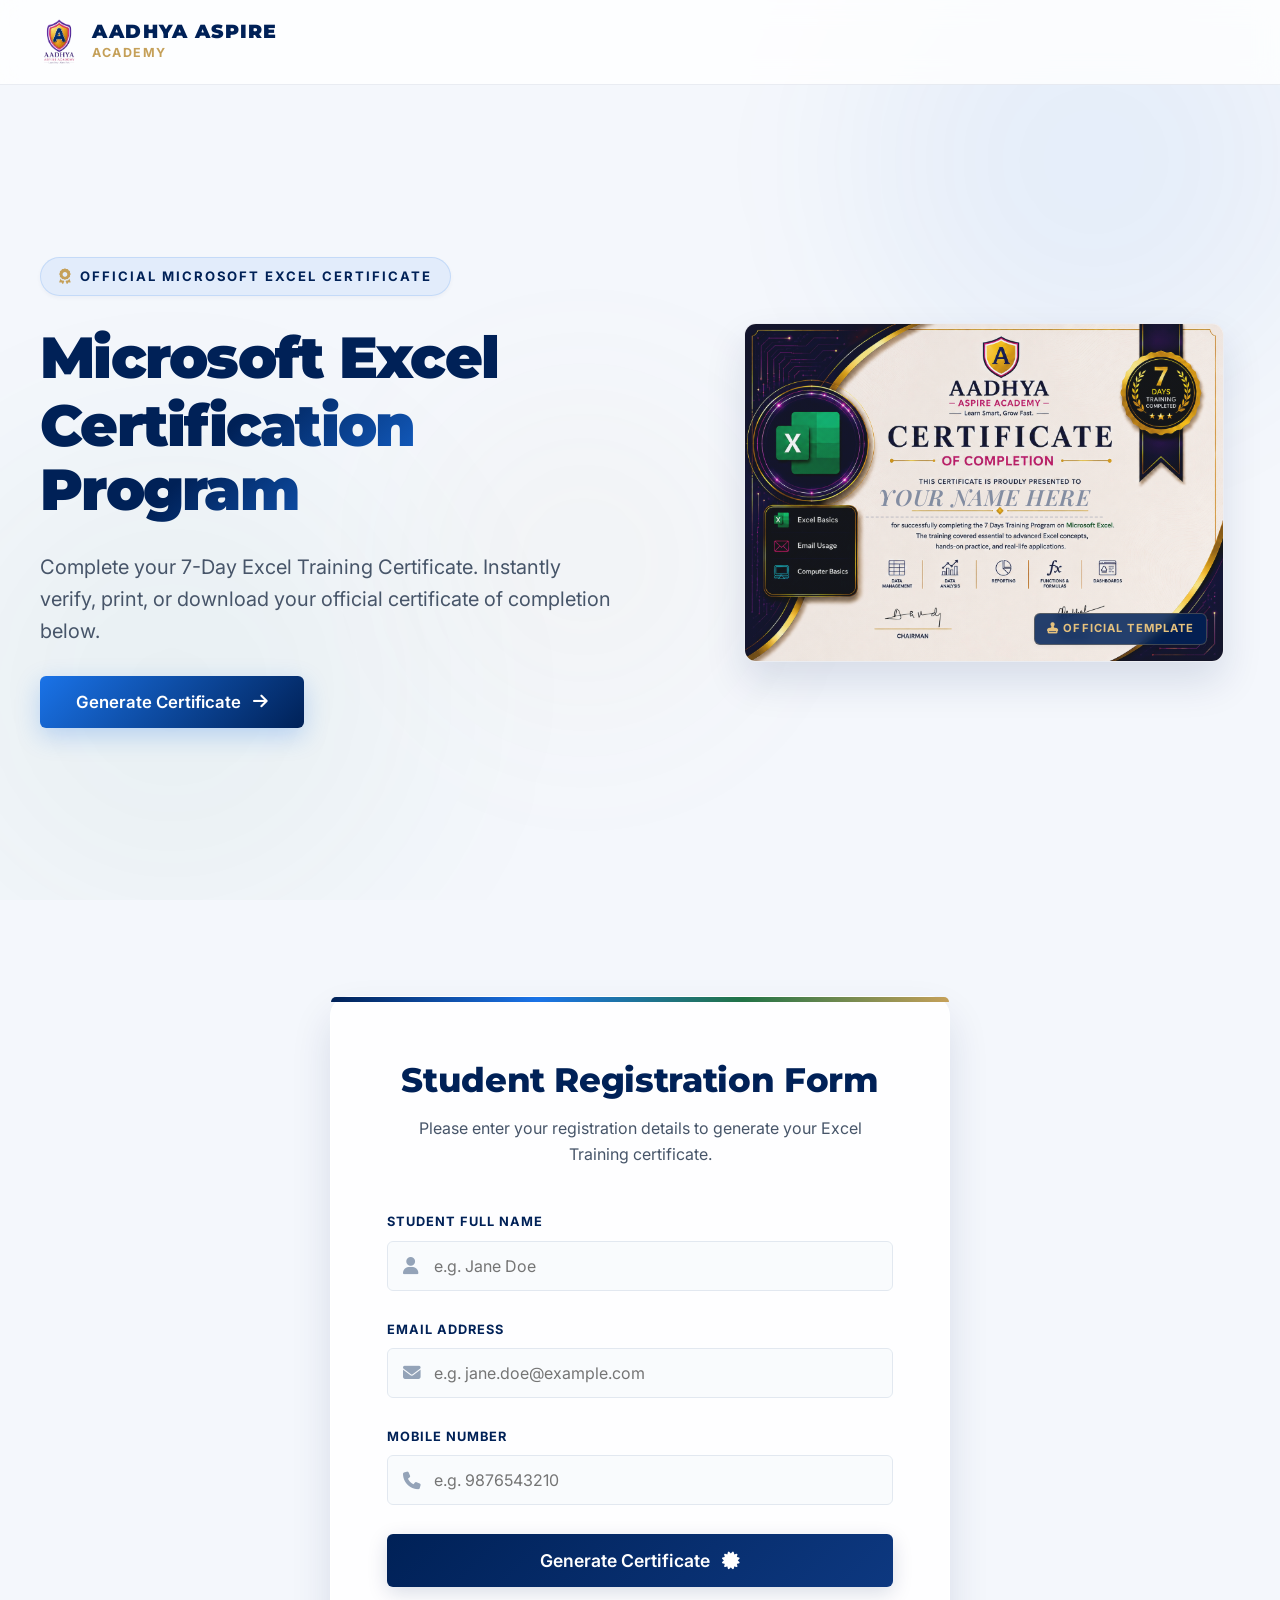
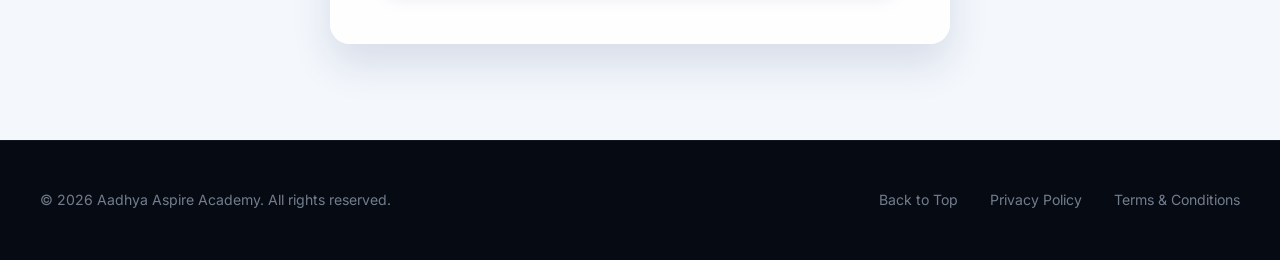
<file: index.html>
<!DOCTYPE html>
<html lang="en">
<head>
  <meta charset="UTF-8">
  <meta name="viewport" content="width=device-width, initial-scale=1.0">
  <meta name="color-scheme" content="light">
  <title>Microsoft Excel Certification Program | Aadhya Aspire Academy</title>
  <meta name="description" content="Complete your 7-Day Microsoft Excel Training Program with Aadhya Aspire Academy and instantly generate, view, print, and download your official Certificate of Completion.">
  
  <!-- FontAwesome Icons -->
  <link rel="stylesheet" href="https://cdnjs.cloudflare.com/ajax/libs/font-awesome/6.4.0/css/all.min.css">
  
  <!-- Custom Stylesheet -->
  <link rel="stylesheet" href="style.css">
</head>
<body>

  <!-- Floating Background Blobs -->
  <div class="bg-animations">
    <div class="blob blob-1"></div>
    <div class="blob blob-2"></div>
    <div class="blob blob-3"></div>
  </div>

  <!-- Top Sticky Header Navigation -->
  <header class="main-header" id="mainHeader">
    <div class="header-container">
      <a href="#mainHeader" class="logo-link" id="navLogo">
        <img src="aadhya_logo.png" alt="Aadhya Aspire Academy Logo" class="logo-img">
        <div class="logo-text-wrapper">
          <span class="logo-text-academy">Aadhya Aspire</span>
          <span class="logo-tagline">Academy</span>
        </div>
      </a>
    </div>
  </header>

  <main class="landing-main">
    
    <!-- Hero Section -->
    <section class="hero-section">
      <div class="hero-container">
        
        <!-- Left Column: Heading and CTAs -->
        <div class="hero-content">
          <div class="badge-tag">
            <i class="fa-solid fa-award"></i> Official Microsoft Excel Certificate
          </div>
          <h1 class="hero-heading">
            Microsoft Excel<br><span class="gradient-text">Certification Program</span>
          </h1>
          <p class="hero-subheading">
            Complete your 7-Day Excel Training Certificate. Instantly verify, print, or download your official certificate of completion below.
          </p>
          <button type="button" class="hero-cta-btn" id="heroCtaBtn">
            Generate Certificate <i class="fa-solid fa-arrow-right"></i>
          </button>
        </div>
        
        <!-- Right Column: Interactive Mockup -->
        <div class="hero-visual">
          <div class="mockup-card" id="mockupCard">
            <img src="certificate_template.jpeg?v=4" alt="Aadhya Aspire Excel Certificate Preview" class="mockup-img">
            <div class="mockup-overlay">
              <div class="mockup-name-placeholder" id="mockupName">YOUR NAME HERE</div>
            </div>
            <div class="mockup-badge">
              <i class="fa-solid fa-stamp"></i> Official Template
            </div>
          </div>
        </div>

      </div>
    </section>

    <!-- Student Details Form Section -->
    <section class="form-section" id="registration-form">
      <div class="form-container">
        <div class="form-header">
          <h2>Student Registration Form</h2>
          <p>Please enter your registration details to generate your Excel Training certificate.</p>
        </div>
        
        <form id="certificateForm" novalidate>
          
          <!-- Name Field -->
          <div class="form-group" id="groupStudentName">
            <label for="studentName">Student Full Name</label>
            <div class="input-wrapper">
              <i class="fa-solid fa-user input-icon"></i>
              <input 
                type="text" 
                id="studentName" 
                name="studentName" 
                placeholder="e.g. Jane Doe" 
                required
              >
            </div>
            <span class="validation-msg" id="errStudentName">Name is required and should contain only alphabets.</span>
          </div>

          <!-- Email Field -->
          <div class="form-group" id="groupStudentEmail">
            <label for="studentEmail">Email Address</label>
            <div class="input-wrapper">
              <i class="fa-solid fa-envelope input-icon"></i>
              <input 
                type="email" 
                id="studentEmail" 
                name="studentEmail" 
                placeholder="e.g. jane.doe@example.com" 
                required
              >
            </div>
            <span class="validation-msg" id="errStudentEmail">Please enter a valid email address.</span>
          </div>

          <!-- Mobile Field -->
          <div class="form-group" id="groupStudentMobile">
            <label for="studentMobile">Mobile Number</label>
            <div class="input-wrapper">
              <i class="fa-solid fa-phone input-icon"></i>
              <input 
                type="tel" 
                id="studentMobile" 
                name="studentMobile" 
                placeholder="e.g. 9876543210" 
                required
              >
            </div>
            <span class="validation-msg" id="errStudentMobile">Please enter a valid 10-digit mobile number.</span>
          </div>

          <!-- Submit Button -->
          <button type="submit" class="form-submit-btn" id="submitBtn">
            Generate Certificate <i class="fa-solid fa-certificate"></i>
          </button>

        </form>
      </div>
    </section>
  </main>

  <!-- Generating Certificate Loader Modal -->
  <div class="loading-overlay" id="loadingOverlay">
    <div class="loading-card">
      <div class="loader-spinner-wrapper">
        <div class="loader-circle"></div>
        <img src="aadhya_logo.png" alt="Aadhya Logo" class="loader-logo">
      </div>
      
      <div class="loader-text">
        <h3>Generating Certificate</h3>
        <p>Please wait while we prepare your official document...</p>
      </div>

      <!-- Progress bar -->
      <div class="loader-progress-bar">
        <div class="loader-progress-fill" id="loaderProgressFill"></div>
      </div>

      <!-- Animated Steps -->
      <div class="loader-steps">
        <div class="loader-step pending" id="step1">
          <i class="fa-solid fa-circle-notch"></i>
          <span>Validating student details...</span>
        </div>
        <div class="loader-step pending" id="step2">
          <i class="fa-solid fa-circle-notch"></i>
          <span>Compiling Excel certification credentials...</span>
        </div>
        <div class="loader-step pending" id="step3">
          <i class="fa-solid fa-circle-notch"></i>
          <span>Drawing print-ready layout canvas...</span>
        </div>
        <div class="loader-step pending" id="step4">
          <i class="fa-solid fa-circle-notch"></i>
          <span>Applying Chairman and Principal signatures...</span>
        </div>
      </div>
    </div>
  </div>

  <!-- Footer -->
  <footer class="main-footer">
    <div class="footer-content">
      <p>&copy; 2026 Aadhya Aspire Academy. All rights reserved.</p>
      <div class="footer-links">
        <a href="#mainHeader">Back to Top</a>
        <a href="#">Privacy Policy</a>
        <a href="#">Terms & Conditions</a>
      </div>
    </div>
  </footer>

  <!-- Core Javascript -->
  <script src="script.js"></script>
</body>
</html>
</file>
<file: style.css>
/* Google Fonts Imports */
@import url('https://fonts.googleapis.com/css2?family=Inter:wght@300;400;500;600;700&family=Montserrat:wght@400;500;600;700;800;900&family=Cinzel:wght@500;600;700;800&family=Playfair+Display:ital,wght@0,600;0,700;1,600&display=swap');

/* CSS Variables & Design Tokens */
:root {
  /* Color Palette */
  --primary-color: #002157;       /* Deep Academy Navy */
  --primary-light: #0d3880;       /* Medium Navy */
  --secondary-color: #1a73e8;     /* Modern Accent Blue */
  --excel-green: #217346;         /* Excel Branding Green */
  --gold-accent: #c5a059;         /* Premium Gold */
  --gold-bright: #e5c17d;         /* Highlight Gold */
  --background: #f4f7fc;          /* Sleek Off-White */
  --surface: #ffffff;
  --text-dark: #0f172a;
  --text-light: #475569;
  --text-muted: #94a3b8;
  --border-color: #e2e8f0;
  --success-color: #10b981;
  --error-color: #ef4444;

  /* Fonts */
  --font-header: 'Montserrat', sans-serif;
  --font-body: 'Inter', sans-serif;
  --font-serif: 'Cinzel', serif;

  /* Layout Constants */
  --container-max: 1200px;
  --radius-sm: 6px;
  --radius-md: 12px;
  --radius-lg: 20px;
  --radius-full: 9999px;

  /* Shadows */
  --shadow-sm: 0 2px 4px rgba(0, 33, 87, 0.04);
  --shadow-md: 0 8px 30px rgba(0, 33, 87, 0.06);
  --shadow-lg: 0 20px 40px rgba(0, 33, 87, 0.12);
  --shadow-glow: 0 0 25px rgba(26, 115, 232, 0.2);

  /* Transitions */
  --transition-fast: 0.2s cubic-bezier(0.4, 0, 0.2, 1);
  --transition-normal: 0.4s cubic-bezier(0.4, 0, 0.2, 1);
  --transition-slow: 0.8s cubic-bezier(0.4, 0, 0.2, 1);
}

/* Base Reset & Core Styles */
* {
  margin: 0;
  padding: 0;
  box-sizing: border-box;
}

html {
  scroll-behavior: smooth;
}

body {
  font-family: var(--font-body);
  background-color: var(--background);
  color: var(--text-dark);
  line-height: 1.6;
  min-height: 100vh;
  display: flex;
  flex-direction: column;
  overflow-x: hidden;
  position: relative;
  color-scheme: light !important;
}

/* Stunning Animated Background Blobs */
.bg-animations {
  position: fixed;
  top: 0;
  left: 0;
  width: 100%;
  height: 100%;
  z-index: -1;
  overflow: hidden;
  pointer-events: none;
}

.blob {
  position: absolute;
  border-radius: var(--radius-full);
  filter: blur(80px);
  opacity: 0.5;
  animation: float-blob 20s infinite alternate ease-in-out;
}

.blob-1 {
  width: 500px;
  height: 500px;
  background: radial-gradient(circle, rgba(26, 115, 232, 0.15) 0%, rgba(0, 33, 87, 0.05) 100%);
  top: -10%;
  right: -5%;
  animation-duration: 25s;
}

.blob-2 {
  width: 600px;
  height: 600px;
  background: radial-gradient(circle, rgba(33, 115, 70, 0.12) 0%, rgba(244, 247, 252, 0) 100%);
  bottom: -10%;
  left: -10%;
  animation-duration: 30s;
  animation-delay: -5s;
}

.blob-3 {
  width: 400px;
  height: 400px;
  background: radial-gradient(circle, rgba(197, 160, 89, 0.1) 0%, rgba(244, 247, 252, 0) 100%);
  top: 40%;
  left: 30%;
  animation-duration: 18s;
  animation-delay: -10s;
}

@keyframes float-blob {
  0% { transform: translate(0, 0) scale(1); }
  50% { transform: translate(50px, 30px) scale(1.1); }
  100% { transform: translate(-30px, -50px) scale(0.9); }
}

h1, h2, h3, h4, h5, h6 {
  font-family: var(--font-header);
  font-weight: 700;
  color: var(--primary-color);
  letter-spacing: -0.01em;
}

a {
  text-decoration: none;
  color: inherit;
}

/* Header Navigation (Glassmorphic) */
header.main-header {
  background-color: rgba(255, 255, 255, 0.8);
  backdrop-filter: blur(12px);
  -webkit-backdrop-filter: blur(12px);
  border-bottom: 1px solid rgba(0, 33, 87, 0.08);
  padding: 1rem 2rem;
  position: sticky;
  top: 0;
  z-index: 100;
  transition: all var(--transition-fast);
}

header.main-header.scrolled {
  padding: 0.75rem 2rem;
  box-shadow: var(--shadow-sm);
  background-color: rgba(255, 255, 255, 0.95);
}

.header-container {
  max-width: var(--container-max);
  margin: 0 auto;
  display: flex;
  justify-content: space-between;
  align-items: center;
}

.logo-link {
  display: flex;
  align-items: center;
  gap: 14px;
  transition: transform var(--transition-fast);
}

.logo-link:hover {
  transform: translateY(-1px);
}

.logo-img {
  height: 52px;
  width: auto;
  object-fit: contain;
}

.logo-text-wrapper {
  display: flex;
  flex-direction: column;
}

.logo-text-academy {
  font-family: var(--font-header);
  font-weight: 900;
  font-size: 1.2rem;
  letter-spacing: 0.06em;
  color: var(--primary-color);
  text-transform: uppercase;
  line-height: 1.1;
}

.logo-tagline {
  font-size: 0.78rem;
  color: var(--gold-accent);
  font-weight: 700;
  letter-spacing: 0.12em;
  text-transform: uppercase;
}

/* Main Layout container */
main.landing-main {
  flex: 1;
  display: flex;
  flex-direction: column;
}

/* Hero Section (Split Screen, Full Height) */
.hero-section {
  min-height: calc(100vh - 85px);
  display: flex;
  align-items: center;
  justify-content: center;
  padding: 4rem 2rem;
  position: relative;
}

.hero-container {
  max-width: var(--container-max);
  width: 100%;
  margin: 0 auto;
  display: grid;
  grid-template-columns: 1.1fr 0.9fr;
  gap: 4rem;
  align-items: center;
}

.hero-content {
  display: flex;
  flex-direction: column;
  align-items: flex-start;
  gap: 1.8rem;
  animation: slideInLeft var(--transition-normal);
}

.badge-tag {
  background-color: rgba(26, 115, 232, 0.08);
  border: 1px solid rgba(26, 115, 232, 0.15);
  color: var(--primary-color);
  padding: 8px 18px;
  font-size: 0.82rem;
  font-weight: 700;
  text-transform: uppercase;
  letter-spacing: 0.15em;
  border-radius: var(--radius-full);
  display: inline-flex;
  align-items: center;
  gap: 8px;
  box-shadow: var(--shadow-sm);
  animation: pulse-border 3s infinite alternate;
}

@keyframes pulse-border {
  0% { border-color: rgba(26, 115, 232, 0.15); }
  100% { border-color: rgba(197, 160, 89, 0.6); }
}

.badge-tag i {
  color: var(--gold-accent);
  font-size: 0.95rem;
}

.hero-heading {
  font-size: 3.6rem;
  line-height: 1.12;
  letter-spacing: -0.03em;
  font-weight: 900;
}

.hero-heading span.gradient-text {
  background: linear-gradient(135deg, var(--primary-color) 30%, var(--secondary-color) 70%, var(--excel-green) 100%);
  -webkit-background-clip: text;
  -webkit-text-fill-color: transparent;
  display: block;
  margin-top: 0.2rem;
}

.hero-subheading {
  font-size: 1.25rem;
  color: var(--text-light);
  font-weight: 400;
  line-height: 1.6;
  max-width: 580px;
}

.hero-cta-btn {
  background: linear-gradient(135deg, var(--secondary-color) 0%, var(--primary-color) 100%);
  color: var(--surface);
  font-family: var(--font-body);
  font-weight: 600;
  font-size: 1.05rem;
  padding: 16px 36px;
  border: none;
  border-radius: var(--radius-sm);
  cursor: pointer;
  box-shadow: 0 8px 25px rgba(26, 115, 232, 0.25);
  transition: all var(--transition-fast);
  display: inline-flex;
  align-items: center;
  gap: 12px;
  position: relative;
  overflow: hidden;
}

.hero-cta-btn::before {
  content: '';
  position: absolute;
  top: 0;
  left: -100%;
  width: 100%;
  height: 100%;
  background: linear-gradient(90deg, transparent, rgba(255, 255, 255, 0.2), transparent);
  transition: all 0.6s ease;
}

.hero-cta-btn:hover::before {
  left: 100%;
}

.hero-cta-btn:hover {
  transform: translateY(-3px);
  box-shadow: 0 12px 30px rgba(26, 115, 232, 0.35);
}

.hero-cta-btn:active {
  transform: translateY(-1px);
}

/* Hero Certificate Mockup Card (Right Side) */
.hero-visual {
  display: flex;
  justify-content: center;
  align-items: center;
  animation: slideInRight var(--transition-normal);
}

.mockup-card {
  position: relative;
  width: 100%;
  max-width: 480px;
  aspect-ratio: 1.414; /* A4 aspect ratio */
  background-color: var(--surface);
  border-radius: var(--radius-md);
  box-shadow: var(--shadow-lg);
  overflow: hidden;
  border: 1px solid rgba(0, 33, 87, 0.08);
  transform-style: preserve-3d;
  perspective: 1000px;
  transition: transform var(--transition-normal), box-shadow var(--transition-normal);
  cursor: pointer;
}

.mockup-card:hover {
  transform: translateY(-8px) rotateY(-5deg) rotateX(5deg);
  box-shadow: 0 30px 60px rgba(0, 33, 87, 0.18), var(--shadow-glow);
}

.mockup-img {
  width: 100%;
  height: 100%;
  object-fit: cover;
  opacity: 0.92;
}

.mockup-overlay {
  position: absolute;
  top: 0;
  left: 0;
  width: 100%;
  height: 100%;
  background: linear-gradient(135deg, rgba(0, 33, 87, 0.05) 0%, rgba(26, 115, 232, 0.02) 100%);
  display: flex;
  flex-direction: column;
  justify-content: center;
  align-items: center;
  pointer-events: none;
}

.mockup-name-placeholder {
  position: absolute;
  top: 51.5%;
  left: 50%;
  transform: translate(-50%, -50%);
  font-family: 'Playfair Display', serif;
  font-style: italic;
  font-size: 1.4rem;
  font-weight: 600;
  color: rgba(0, 33, 87, 0.45);
  border-bottom: 1px dashed rgba(0, 33, 87, 0.2);
  letter-spacing: 0.03em;
  padding: 2px 12px;
}

.mockup-badge {
  position: absolute;
  bottom: 16px;
  right: 16px;
  background-color: rgba(0, 33, 87, 0.85);
  color: var(--gold-bright);
  padding: 6px 12px;
  font-size: 0.7rem;
  font-weight: 700;
  letter-spacing: 0.1em;
  text-transform: uppercase;
  border-radius: var(--radius-sm);
  backdrop-filter: blur(4px);
  border: 1px solid rgba(197, 160, 89, 0.3);
  box-shadow: var(--shadow-sm);
}

/* Registration Form Section */
.form-section {
  padding: 6rem 2rem;
  background-color: transparent;
  display: flex;
  justify-content: center;
  align-items: center;
  position: relative;
}

.form-container {
  background-color: rgba(255, 255, 255, 0.85);
  backdrop-filter: blur(20px);
  -webkit-backdrop-filter: blur(20px);
  border: 1px solid rgba(255, 255, 255, 0.6);
  border-radius: var(--radius-lg);
  box-shadow: var(--shadow-lg);
  padding: 3.5rem 3.5rem;
  width: 100%;
  max-width: 620px;
  position: relative;
  transition: transform var(--transition-fast), box-shadow var(--transition-fast);
}

.form-container:hover {
  box-shadow: 0 25px 50px rgba(0, 33, 87, 0.1), var(--shadow-glow);
}

.form-container::before {
  content: '';
  position: absolute;
  top: 0;
  left: 0;
  width: 100%;
  height: 5px;
  background: linear-gradient(90deg, var(--primary-color), var(--secondary-color), var(--excel-green), var(--gold-accent));
  border-top-left-radius: var(--radius-lg);
  border-top-right-radius: var(--radius-lg);
}

.form-header {
  text-align: center;
  margin-bottom: 2.8rem;
}

.form-header h2 {
  font-size: 2.1rem;
  margin-bottom: 0.6rem;
  font-weight: 800;
}

.form-header p {
  color: var(--text-light);
  font-size: 1rem;
}

.form-group {
  margin-bottom: 1.8rem;
  display: flex;
  flex-direction: column;
  gap: 8px;
  position: relative;
}

.form-group label {
  font-size: 0.8rem;
  font-weight: 700;
  color: var(--primary-color);
  text-transform: uppercase;
  letter-spacing: 0.08em;
  transition: color var(--transition-fast);
}

.input-wrapper {
  position: relative;
  display: flex;
  align-items: center;
}

.input-wrapper i.input-icon {
  position: absolute;
  left: 16px;
  color: var(--text-muted);
  font-size: 1.1rem;
  transition: color var(--transition-fast);
}

.input-wrapper input {
  width: 100%;
  padding: 14px 16px 14px 46px;
  border: 1.5px solid var(--border-color);
  border-radius: var(--radius-sm);
  font-family: var(--font-body);
  font-size: 1rem;
  color: var(--text-dark);
  background-color: rgba(244, 247, 252, 0.5);
  transition: all var(--transition-fast);
}

.input-wrapper input:focus {
  outline: none;
  border-color: var(--secondary-color);
  background-color: var(--surface);
  box-shadow: 0 0 0 4px rgba(26, 115, 232, 0.15);
}

.input-wrapper input:focus + i.input-icon {
  color: var(--secondary-color);
}

/* Form Input Validation Cues */
.form-group.valid input {
  border-color: var(--success-color);
  background-color: rgba(16, 185, 129, 0.02);
}
.form-group.valid label {
  color: var(--success-color);
}

.form-group.invalid input {
  border-color: var(--error-color);
  background-color: rgba(239, 68, 68, 0.02);
}
.form-group.invalid label {
  color: var(--error-color);
}

.validation-msg {
  font-size: 0.8rem;
  color: var(--error-color);
  margin-top: 4px;
  display: none;
  font-weight: 500;
  animation: slideInDown 0.2s ease;
}

.form-group.invalid .validation-msg {
  display: block;
}

.form-submit-btn {
  width: 100%;
  background: linear-gradient(135deg, var(--primary-color) 0%, var(--primary-light) 100%);
  color: var(--surface);
  font-family: var(--font-body);
  font-weight: 600;
  font-size: 1.1rem;
  padding: 16px;
  border: none;
  border-radius: var(--radius-sm);
  cursor: pointer;
  transition: all var(--transition-fast);
  margin-top: 1.2rem;
  display: flex;
  justify-content: center;
  align-items: center;
  gap: 12px;
  box-shadow: 0 6px 20px rgba(0, 33, 87, 0.15);
}

.form-submit-btn:hover {
  background: linear-gradient(135deg, var(--primary-light) 0%, var(--secondary-color) 100%);
  box-shadow: 0 10px 25px rgba(26, 115, 232, 0.2);
  transform: translateY(-2px);
}

.form-submit-btn:active {
  transform: translateY(0);
}

/* Generating Certificate Loader Overlay */
.loading-overlay {
  position: fixed;
  top: 0;
  left: 0;
  width: 100vw;
  height: 100vh;
  background-color: rgba(0, 13, 44, 0.96);
  z-index: 1000;
  display: flex;
  justify-content: center;
  align-items: center;
  opacity: 0;
  pointer-events: none;
  transition: opacity 0.4s ease;
}

.loading-overlay.active {
  opacity: 1;
  pointer-events: all;
}

.loading-card {
  background-color: var(--surface);
  border-radius: var(--radius-lg);
  padding: 3.5rem;
  width: 90%;
  max-width: 480px;
  box-shadow: 0 25px 60px rgba(0, 0, 0, 0.5);
  display: flex;
  flex-direction: column;
  align-items: center;
  text-align: center;
  gap: 2rem;
  transform: scale(0.9);
  transition: transform 0.4s cubic-bezier(0.34, 1.56, 0.64, 1);
}

.loading-overlay.active .loading-card {
  transform: scale(1);
}

.loader-spinner-wrapper {
  position: relative;
  width: 100px;
  height: 100px;
}

.loader-circle {
  width: 100px;
  height: 100px;
  border: 6px solid var(--background);
  border-top: 6px solid var(--secondary-color);
  border-radius: var(--radius-full);
  animation: spin 1.2s infinite linear;
}

.loader-logo {
  position: absolute;
  top: 50%;
  left: 50%;
  transform: translate(-50%, -50%);
  width: 45px;
  height: 45px;
  object-fit: contain;
  animation: pulse-logo 1.5s infinite alternate ease-in-out;
}

@keyframes spin {
  0% { transform: rotate(0deg); }
  100% { transform: rotate(360deg); }
}

@keyframes pulse-logo {
  0% { transform: translate(-50%, -50%) scale(0.9); }
  100% { transform: translate(-50%, -50%) scale(1.1); }
}

.loader-text h3 {
  font-size: 1.5rem;
  font-weight: 800;
  margin-bottom: 0.5rem;
  background: linear-gradient(135deg, var(--primary-color), var(--secondary-color));
  -webkit-background-clip: text;
  -webkit-text-fill-color: transparent;
}

.loader-text p {
  color: var(--text-light);
  font-size: 0.95rem;
}

/* Loading Steps List */
.loader-steps {
  width: 100%;
  display: flex;
  flex-direction: column;
  align-items: flex-start;
  gap: 12px;
  border-top: 1px solid var(--border-color);
  padding-top: 1.5rem;
}

.loader-step {
  display: flex;
  align-items: center;
  gap: 12px;
  font-size: 0.88rem;
  font-weight: 500;
  color: var(--text-muted);
  width: 100%;
  text-align: left;
  transition: color var(--transition-fast);
}

.loader-step i {
  font-size: 1.05rem;
  width: 20px;
  text-align: center;
}

.loader-step.pending i {
  color: var(--text-muted);
}

.loader-step.active {
  color: var(--primary-color);
  font-weight: 600;
}

.loader-step.active i {
  color: var(--secondary-color);
  animation: spin 2s infinite linear;
}

.loader-step.completed {
  color: var(--success-color);
}

.loader-step.completed i {
  color: var(--success-color);
}

/* Progress bar inside loader */
.loader-progress-bar {
  width: 100%;
  height: 6px;
  background-color: var(--background);
  border-radius: var(--radius-full);
  overflow: hidden;
  position: relative;
}

.loader-progress-fill {
  height: 100%;
  width: 0%;
  background: linear-gradient(90deg, var(--secondary-color), var(--excel-green));
  border-radius: var(--radius-full);
  transition: width 0.3s ease;
}

/* Footer layout */
footer.main-footer {
  background-color: #060b13;
  color: rgba(160, 174, 192, 0.7);
  padding: 3rem 2rem;
  border-top: 1px solid rgba(255, 255, 255, 0.05);
  text-align: center;
  font-size: 0.88rem;
  z-index: 10;
}

.footer-content {
  max-width: var(--container-max);
  margin: 0 auto;
  display: flex;
  justify-content: space-between;
  align-items: center;
  flex-wrap: wrap;
  gap: 1.5rem;
}

.footer-links {
  display: flex;
  gap: 2rem;
}

.footer-links a {
  transition: color var(--transition-fast);
}

.footer-links a:hover {
  color: var(--gold-accent);
}

/* Animations Definitions */
@keyframes slideInLeft {
  from {
    opacity: 0;
    transform: translateX(-40px);
  }
  to {
    opacity: 1;
    transform: translateX(0);
  }
}

@keyframes slideInRight {
  from {
    opacity: 0;
    transform: translateX(40px);
  }
  to {
    opacity: 1;
    transform: translateX(0);
  }
}

@keyframes slideInDown {
  from {
    opacity: 0;
    transform: translateY(-10px);
  }
  to {
    opacity: 1;
    transform: translateY(0);
  }
}

/* Certificate Screen Page Layout */
.certificate-page-main {
  flex: 1;
  padding: 3rem 2rem;
  display: flex;
  flex-direction: column;
  align-items: center;
  justify-content: flex-start;
  background: radial-gradient(circle at center, #edf4fe 0%, #f4f7fc 100%);
  gap: 2.2rem;
  min-height: calc(100vh - 85px);
}

.certificate-actions-bar {
  display: flex;
  gap: 1.2rem;
  justify-content: center;
  align-items: center;
  flex-wrap: wrap;
  animation: slideInDown 0.5s ease-out;
  background-color: rgba(255, 255, 255, 0.7);
  backdrop-filter: blur(10px);
  -webkit-backdrop-filter: blur(10px);
  padding: 12px 24px;
  border-radius: var(--radius-md);
  border: 1px solid rgba(255, 255, 255, 0.5);
  box-shadow: var(--shadow-sm);
  z-index: 20;
}

.action-btn {
  font-family: var(--font-body);
  font-weight: 600;
  font-size: 0.95rem;
  padding: 12px 28px;
  border-radius: var(--radius-sm);
  cursor: pointer;
  display: inline-flex;
  align-items: center;
  gap: 10px;
  transition: all var(--transition-fast);
  border: none;
}

.action-btn-primary {
  background: linear-gradient(135deg, var(--excel-green) 0%, #154c2e 100%);
  color: var(--surface);
  box-shadow: 0 4px 14px rgba(33, 115, 70, 0.25);
}

.action-btn-primary:hover {
  background: linear-gradient(135deg, #25824f 0%, #195b37 100%);
  transform: translateY(-2px);
  box-shadow: 0 6px 20px rgba(33, 115, 70, 0.35);
}

.action-btn-secondary {
  background: linear-gradient(135deg, var(--primary-color) 0%, var(--primary-light) 100%);
  color: var(--surface);
  box-shadow: 0 4px 14px rgba(0, 33, 87, 0.2);
}

.action-btn-secondary:hover {
  background: linear-gradient(135deg, var(--primary-light) 0%, var(--secondary-color) 100%);
  transform: translateY(-2px);
  box-shadow: 0 6px 20px rgba(26, 115, 232, 0.25);
}

.action-btn-outline {
  background-color: transparent;
  color: var(--primary-color);
  border: 1.5px solid var(--primary-color);
  padding: 10px 26px; /* Adjusting padding for border thickness offset */
}

.action-btn-outline:hover {
  background-color: rgba(0, 33, 87, 0.05);
  transform: translateY(-1px);
}

/* The Premium Certificate Rendering Area */
.certificate-preview-container {
  box-shadow: var(--shadow-lg);
  border-radius: var(--radius-md);
  overflow: hidden;
  background-color: #ffffff;
  max-width: 1050px;
  width: 100%;
  aspect-ratio: 1492 / 1054;
  position: relative;
  display: flex;
  align-items: center;
  justify-content: center;
  border: 1px solid rgba(0, 33, 87, 0.1);
  animation: slideInLeft 0.7s cubic-bezier(0.16, 1, 0.3, 1);
  transform-origin: center;
  color-scheme: light !important;
}

/* Aspect ratio maintainer for absolute children */
.certificate-render-wrapper {
  position: relative;
  width: 100%;
  height: 100%;
}

.certificate-bg-image {
  width: 100%;
  height: 100%;
  display: block;
  object-fit: cover;
  color-scheme: light !important;
  filter: none !important;
}

/* Dynamic overlays using relative container query-like size units (cqi) */
.certificate-overlay-name {
  position: absolute;
  left: 50%;
  top: 51.5%; /* Precisely centers in the blank "Presented To" space */
  transform: translate(-50%, -50%);
  width: 82%;
  text-align: center;
  font-family: 'Playfair Display', serif;
  font-style: italic;
  font-weight: 600;
  font-size: 3.8cqi; /* Fits perfectly and scales relative to canvas container width */
  color: #0c1c38; /* Matches template blue */
  letter-spacing: 0.02em;
  white-space: nowrap;
  overflow: hidden;
  text-overflow: ellipsis;
  text-shadow: 0.5px 0.5px 1px rgba(0, 33, 87, 0.1);
}

/* Date Overlay: Cover original completion date and put dynamic live date */
.certificate-date-block-cover {
  position: absolute;
  left: 12.3%; /* Aligns over the existing date text */
  top: 94.6%;  /* Exactly covers the position of "JUNE 8, 2026" line */
  width: 13.0%;
  height: 3.0%;
  background-color: #FAF6ED; /* Exact cream/parchment background hex color matching template */
  display: flex;
  align-items: center;
  justify-content: flex-start;
}

.certificate-overlay-date {
  font-family: var(--font-body);
  font-weight: 700;
  font-size: 1.05cqi; /* Scales dynamically and matches the original size style */
  color: #1a1e26;
  letter-spacing: 0.01em;
  text-transform: uppercase;
}

/* Mobile Responsiveness styling */
@media (max-width: 1024px) {
  .hero-container {
    grid-template-columns: 1fr;
    gap: 3rem;
    text-align: center;
  }
  .hero-content {
    align-items: center;
  }
  .hero-heading {
    font-size: 2.8rem;
  }
  .hero-subheading {
    max-width: 100%;
  }
}

@media (max-width: 768px) {
  header.main-header {
    padding: 1rem 1rem;
  }
  .header-container {
    flex-direction: column;
    gap: 10px;
  }
  .hero-heading {
    font-size: 2.2rem;
  }
  .hero-subheading {
    font-size: 1.05rem;
  }
  .hero-section {
    padding: 2.5rem 1rem;
  }
  .form-section {
    padding: 3rem 1rem;
  }
  .form-container {
    padding: 2.5rem 1.8rem;
  }
  .form-header h2 {
    font-size: 1.7rem;
  }
  .certificate-page-main {
    padding: 2rem 1rem;
  }
  .certificate-actions-bar {
    width: 100%;
    padding: 10px 15px;
    gap: 0.8rem;
  }
  .action-btn {
    width: 100%;
    justify-content: center;
    padding: 12px 20px;
  }
  .action-btn-outline {
    padding: 10px 20px;
  }
  .footer-content {
    flex-direction: column;
}

/* Styles applied during PDF generation capture to prevent screen boundaries scaling bugs */
.certificate-preview-container.pdf-render-mode {
  width: 1000px !important;
  height: 706px !important; /* Matches native 1.415 template aspect ratio at 1000px width */
  max-width: none !important;
  border-radius: 0 !important;
  box-shadow: none !important;
  border: none !important;
  animation: none !important;
  transition: none !important;
  opacity: 1 !important;
  color-scheme: light !important;
  background-color: #ffffff !important;
}

.certificate-preview-container.pdf-render-mode * {
  animation: none !important;
  transition: none !important;
  opacity: 1 !important;
}

.certificate-preview-container.pdf-render-mode .certificate-overlay-name {
  font-size: 38px !important; /* Fixed pixel size scaled for 1000px width */
  top: 51.5% !important;
  font-family: 'Playfair Display', serif !important;
  font-style: italic !important;
  font-weight: 600 !important;
}

.certificate-preview-container.pdf-render-mode .certificate-date-block-cover {
  left: 12.3% !important;
  top: 94.6% !important;
  width: 13.0% !important;
  height: 3.0% !important;
  background-color: #FAF6ED !important;
}

.certificate-preview-container.pdf-render-mode .certificate-overlay-date {
  font-size: 10.5px !important; /* Fixed pixel size scaled for 1000px width */
}

/* PRINT-SPECIFIC CSS RULES (Super Crisp Vector Layout & Aspect Fit) */
@media print {
  @page {
    size: A4 landscape;
    margin: 0;
  }
  
  body, html {
    background-color: #ffffff !important;
    height: 100%;
    overflow: hidden;
    margin: 0;
    padding: 0;
    -webkit-print-color-adjust: exact !important;
    print-color-adjust: exact !important;
    color-scheme: light !important;
  }

  /* Hide header, footer, actions, loading screens on print */
  header, footer, .certificate-actions-bar, .bg-animations, .loading-overlay {
    display: none !important;
  }

  .certificate-page-main {
    padding: 0 !important;
    margin: 0 !important;
    background: none !important;
    height: 100vh;
    display: flex;
    justify-content: center;
    align-items: center;
  }

  .certificate-preview-container {
    box-shadow: none !important;
    border: none !important;
    border-radius: 0 !important;
    max-width: 100% !important;
    width: 100vw !important;
    height: 100vh !important;
    margin: 0 !important;
    padding: 0 !important;
    aspect-ratio: 1492 / 1054 !important;
    display: flex;
    justify-content: center;
    align-items: center;
  }

  .certificate-render-wrapper {
    width: 100vw !important;
    height: 100vh !important;
  }

  .certificate-bg-image {
    width: 100% !important;
    height: 100% !important;
  }

  /* Adjust sizing specifically for print scale using viewport width units */
  .certificate-overlay-name {
    font-size: 3.8vw !important;
    top: 51.5% !important;
    font-family: 'Playfair Display', serif !important;
    font-style: italic !important;
    font-weight: 600 !important;
  }
  
  .certificate-date-block-cover {
    left: 12.3% !important;
    top: 94.6% !important;
    background-color: #FAF6ED !important;
    /* Webkit-print-color-adjust guarantees this solid cover will print */
    -webkit-print-color-adjust: exact !important;
    print-color-adjust: exact !important;
  }

  .certificate-overlay-date {
    font-size: 1.05vw !important;
  }
}
</file>
